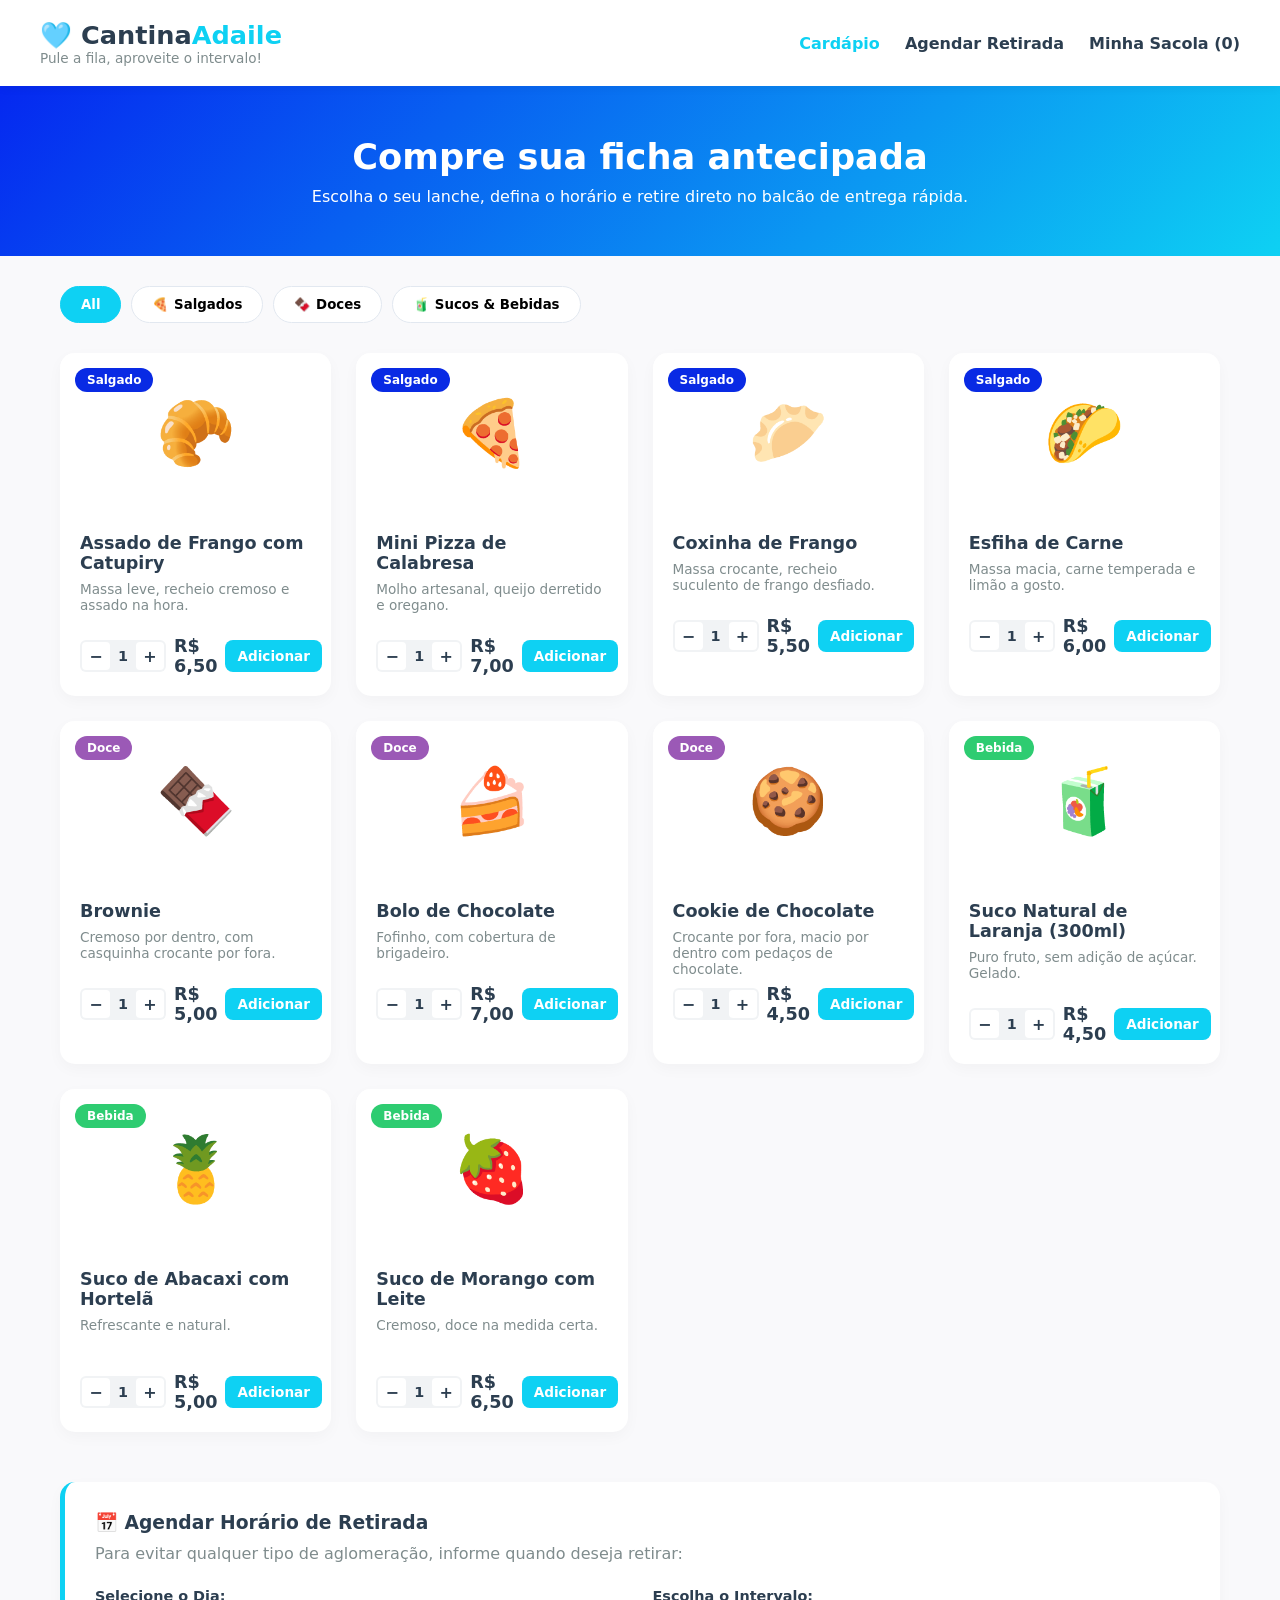
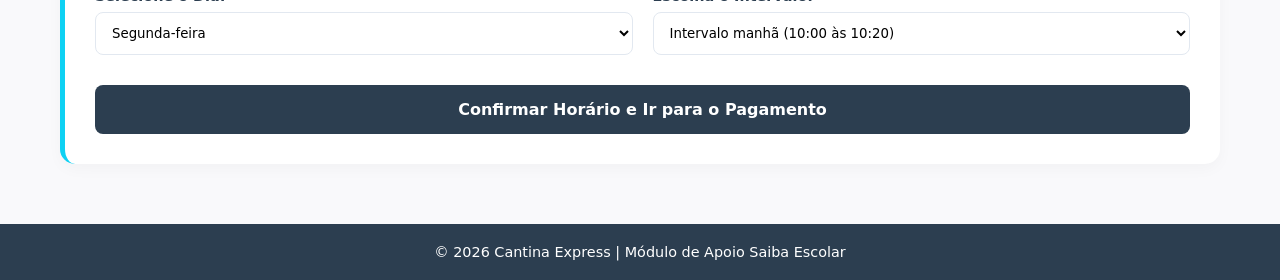
<file: index.html>
<!DOCTYPE html>
<html lang="pt-BR">
<head>
    <meta charset="UTF-8">
    <meta name="viewport" content="width=device-width, initial-scale=1.0">
    <title>Cantina Express - Saiba Escolar</title>
    <link rel="stylesheet" href="cantina.css">
</head>
<body>

    <header class="cantina-header">
        <div class="logo-area">
            <h1> 🩵 Cantina<span>Adaile</span></h1>
            <p>Pule a fila, aproveite o intervalo!</p>
        </div>
        <nav class="cantina-nav">
            <a href="#cardapio" class="active">Cardápio</a>
            <a href="#agendar">Agendar Retirada</a>
            <a href="pagamento.html" id="link-sacola">Minha Sacola (0)</a>
        </nav>
    </header>

    <section class="cantina-hero">
        <h2>Compre sua ficha antecipada</h2>
        <p>Escolha o seu lanche, defina o horário e retire direto no balcão de entrega rápida.</p>
    </section>

    <div class="categorias-container">
        <button class="btn-categoria active">All</button>
        <button class="btn-categoria">🍕 Salgados</button>
        <button class="btn-categoria">🍫 Doces</button>
        <button class="btn-categoria">🧃 Sucos & Bebidas</button>
    </div>

    <main class="cantina-container">
        <section id="cardapio" class="grid-produtos">
            
            <!-- PRODUTO 1 -->
            <div class="card-produto">
                <div class="tag-categoria salgado">Salgado</div>
                <div class="foto-placeholder">🥐</div>
                <div class="detalhes-produto">
                    <h3>Assado de Frango com Catupiry</h3>
                    <p class="descricao">Massa leve, recheio cremoso e assado na hora.</p>
                    <div class="preco-acao">
                        <div class="quantidade-controle">
                            <button class="btn-qtd" data-acao="diminuir">−</button>
                            <span class="qtd-numero">1</span>
                            <button class="btn-qtd" data-acao="aumentar">+</button>
                        </div>
                        <span class="preco">R$ 6,50</span>
                        <button class="btn-add">Adicionar</button>
                    </div>
                </div>
            </div>

            <!-- PRODUTO 2 -->
            <div class="card-produto">
                <div class="tag-categoria salgado">Salgado</div>
                <div class="foto-placeholder">🍕</div>
                <div class="detalhes-produto">
                    <h3>Mini Pizza de Calabresa</h3>
                    <p class="descricao">Molho artesanal, queijo derretido e oregano.</p>
                    <div class="preco-acao">
                        <div class="quantidade-controle">
                            <button class="btn-qtd" data-acao="diminuir">−</button>
                            <span class="qtd-numero">1</span>
                            <button class="btn-qtd" data-acao="aumentar">+</button>
                        </div>
                        <span class="preco">R$ 7,00</span>
                        <button class="btn-add">Adicionar</button>
                    </div>
                </div>
            </div>

            <!-- PRODUTO 3 - COXINHA (NOVO) -->
            <div class="card-produto">
                <div class="tag-categoria salgado">Salgado</div>
                <div class="foto-placeholder">🥟</div>
                <div class="detalhes-produto">
                    <h3>Coxinha de Frango</h3>
                    <p class="descricao">Massa crocante, recheio suculento de frango desfiado.</p>
                    <div class="preco-acao">
                        <div class="quantidade-controle">
                            <button class="btn-qtd" data-acao="diminuir">−</button>
                            <span class="qtd-numero">1</span>
                            <button class="btn-qtd" data-acao="aumentar">+</button>
                        </div>
                        <span class="preco">R$ 5,50</span>
                        <button class="btn-add">Adicionar</button>
                    </div>
                </div>
            </div>

            <!-- PRODUTO 4 - ESFIHA (NOVO) -->
            <div class="card-produto">
                <div class="tag-categoria salgado">Salgado</div>
                <div class="foto-placeholder">🌮</div>
                <div class="detalhes-produto">
                    <h3>Esfiha de Carne</h3>
                    <p class="descricao">Massa macia, carne temperada e limão a gosto.</p>
                    <div class="preco-acao">
                        <div class="quantidade-controle">
                            <button class="btn-qtd" data-acao="diminuir">−</button>
                            <span class="qtd-numero">1</span>
                            <button class="btn-qtd" data-acao="aumentar">+</button>
                        </div>
                        <span class="preco">R$ 6,00</span>
                        <button class="btn-add">Adicionar</button>
                    </div>
                </div>
            </div>

            <!-- PRODUTO 5 - BROWNIE -->
            <div class="card-produto">
                <div class="tag-categoria doce">Doce</div>
                <div class="foto-placeholder">🍫</div>
                <div class="detalhes-produto">
                    <h3>Brownie</h3>
                    <p class="descricao">Cremoso por dentro, com casquinha crocante por fora.</p>
                    <div class="preco-acao">
                        <div class="quantidade-controle">
                            <button class="btn-qtd" data-acao="diminuir">−</button>
                            <span class="qtd-numero">1</span>
                            <button class="btn-qtd" data-acao="aumentar">+</button>
                        </div>
                        <span class="preco">R$ 5,00</span>
                        <button class="btn-add">Adicionar</button>
                    </div>
                </div>
            </div>

            <!-- PRODUTO 6 - BOLO (NOVO) -->
            <div class="card-produto">
                <div class="tag-categoria doce">Doce</div>
                <div class="foto-placeholder">🍰</div>
                <div class="detalhes-produto">
                    <h3>Bolo de Chocolate</h3>
                    <p class="descricao">Fofinho, com cobertura de brigadeiro.</p>
                    <div class="preco-acao">
                        <div class="quantidade-controle">
                            <button class="btn-qtd" data-acao="diminuir">−</button>
                            <span class="qtd-numero">1</span>
                            <button class="btn-qtd" data-acao="aumentar">+</button>
                        </div>
                        <span class="preco">R$ 7,00</span>
                        <button class="btn-add">Adicionar</button>
                    </div>
                </div>
            </div>

            <!-- PRODUTO 7 - COOKIE (NOVO) -->
            <div class="card-produto">
                <div class="tag-categoria doce">Doce</div>
                <div class="foto-placeholder">🍪</div>
                <div class="detalhes-produto">
                    <h3>Cookie de Chocolate</h3>
                    <p class="descricao">Crocante por fora, macio por dentro com pedaços de chocolate.</p>
                    <div class="preco-acao">
                        <div class="quantidade-controle">
                            <button class="btn-qtd" data-acao="diminuir">−</button>
                            <span class="qtd-numero">1</span>
                            <button class="btn-qtd" data-acao="aumentar">+</button>
                        </div>
                        <span class="preco">R$ 4,50</span>
                        <button class="btn-add">Adicionar</button>
                    </div>
                </div>
            </div>

            <!-- PRODUTO 8 - SUCO LARANJA -->
            <div class="card-produto">
                <div class="tag-categoria suco">Bebida</div>
                <div class="foto-placeholder">🧃</div>
                <div class="detalhes-produto">
                    <h3>Suco Natural de Laranja (300ml)</h3>
                    <p class="descricao">Puro fruto, sem adição de açúcar. Gelado.</p>
                    <div class="preco-acao">
                        <div class="quantidade-controle">
                            <button class="btn-qtd" data-acao="diminuir">−</button>
                            <span class="qtd-numero">1</span>
                            <button class="btn-qtd" data-acao="aumentar">+</button>
                        </div>
                        <span class="preco">R$ 4,50</span>
                        <button class="btn-add">Adicionar</button>
                    </div>
                </div>
            </div>

            <!-- PRODUTO 9 - SUCO ABACAXI (NOVO) -->
            <div class="card-produto">
                <div class="tag-categoria suco">Bebida</div>
                <div class="foto-placeholder">🍍</div>
                <div class="detalhes-produto">
                    <h3>Suco de Abacaxi com Hortelã</h3>
                    <p class="descricao">Refrescante e natural.</p>
                    <div class="preco-acao">
                        <div class="quantidade-controle">
                            <button class="btn-qtd" data-acao="diminuir">−</button>
                            <span class="qtd-numero">1</span>
                            <button class="btn-qtd" data-acao="aumentar">+</button>
                        </div>
                        <span class="preco">R$ 5,00</span>
                        <button class="btn-add">Adicionar</button>
                    </div>
                </div>
            </div>

            <!-- PRODUTO 10 - SUCO MORANGO (NOVO) -->
            <div class="card-produto">
                <div class="tag-categoria suco">Bebida</div>
                <div class="foto-placeholder">🍓</div>
                <div class="detalhes-produto">
                    <h3>Suco de Morango com Leite</h3>
                    <p class="descricao">Cremoso, doce na medida certa.</p>
                    <div class="preco-acao">
                        <div class="quantidade-controle">
                            <button class="btn-qtd" data-acao="diminuir">−</button>
                            <span class="qtd-numero">1</span>
                            <button class="btn-qtd" data-acao="aumentar">+</button>
                        </div>
                        <span class="preco">R$ 6,50</span>
                        <button class="btn-add">Adicionar</button>
                    </div>
                </div>
            </div>

        </section>

        <section id="agendar" class="secao-agendamento">
            <div class="card-agendamento">
                <h3>📅 Agendar Horário de Retirada</h3>
                <p>Para evitar qualquer tipo de aglomeração, informe quando deseja retirar:</p>
                
                <form class="form-agendamento">
                    <div class="grupo-campo">
                        <label for="dia">Selecione o Dia:</label>
                        <select id="dia" name="dia">
                            <option value="segunda">Segunda-feira</option>
                            <option value="terca">Terça-feira</option>
                            <option value="quarta">Quarta-feira</option>
                            <option value="quinta">Quinta-feira</option>
                            <option value="sexta">Sexta-feira</option>
                        </select>
                    </div>

                    <div class="grupo-campo">
                        <label for="intervalo">Escolha o Intervalo:</label>
                        <select id="intervalo" name="intervalo">
                            <option value="int1">Intervalo manhã (10:00 às 10:20)</option>
                            <option value="int2">Intervalo tarde (15:35 às 16:00)</option>
                        </select>
                    </div>

                    <button type="button" class="btn-confirmar-agenda">Confirmar Horário e Ir para o Pagamento</button>
                </form>
            </div>
        </section>

    </main>

    <footer class="cantina-footer">
        <p>&copy; 2026 Cantina Express | Módulo de Apoio Saiba Escolar</p>
    </footer>

    <script>
        // ============================================
        // DADOS DOS PRODUTOS
        // ============================================
        const produtos = [
            { id: 1, nome: 'Assado de Frango com Catupiry', preco: 6.50, categoria: 'salgado' },
            { id: 2, nome: 'Mini Pizza de Calabresa', preco: 7.00, categoria: 'salgado' },
            { id: 3, nome: 'Coxinha de Frango', preco: 5.50, categoria: 'salgado' },
            { id: 4, nome: 'Esfiha de Carne', preco: 6.00, categoria: 'salgado' },
            { id: 5, nome: 'Brownie', preco: 5.00, categoria: 'doce' },
            { id: 6, nome: 'Bolo de Chocolate', preco: 7.00, categoria: 'doce' },
            { id: 7, nome: 'Cookie de Chocolate', preco: 4.50, categoria: 'doce' },
            { id: 8, nome: 'Suco Natural de Laranja', preco: 4.50, categoria: 'suco' },
            { id: 9, nome: 'Suco de Abacaxi com Hortelã', preco: 5.00, categoria: 'suco' },
            { id: 10, nome: 'Suco de Morango com Leite', preco: 6.50, categoria: 'suco' }
        ];

        // ============================================
        // ESTADO DO CARRINHO
        // ============================================
        let carrinho = [];

        // ============================================
        // FUNÇÕES DO CARRINHO
        // ============================================
        function atualizarSacola() {
            const sacolaLink = document.getElementById('link-sacola');
            const totalItens = carrinho.reduce((total, item) => total + item.quantidade, 0);
            sacolaLink.textContent = `Minha Sacola (${totalItens})`;
            
            // Salvar no localStorage para a página de pagamento
            localStorage.setItem('carrinho', JSON.stringify(carrinho));
        }

        function adicionarAoCarrinho(produtoId, quantidade) {
            const produto = produtos.find(p => p.id === produtoId);
            if (!produto) return;

            const itemExistente = carrinho.find(item => item.id === produtoId);
            
            if (itemExistente) {
                itemExistente.quantidade += quantidade;
            } else {
                carrinho.push({
                    ...produto,
                    quantidade: quantidade
                });
            }
            
            atualizarSacola();
            
            // Feedback visual
            const btn = document.querySelector(`.card-produto:nth-child(${produtoId}) .btn-add`);
            btn.textContent = '✅ Adicionado!';
            btn.style.background = '#2ecc71';
            setTimeout(() => {
                btn.textContent = 'Adicionar';
                btn.style.background = '#e67e22';
            }, 1500);
        }

        // ============================================
        // CONFIGURAR EVENTOS DOS PRODUTOS
        // ============================================
        document.querySelectorAll('.card-produto').forEach((card, index) => {
            const produtoId = index + 1;
            const btnDiminuir = card.querySelector('.btn-qtd[data-acao="diminuir"]');
            const btnAumentar = card.querySelector('.btn-qtd[data-acao="aumentar"]');
            const qtdNumero = card.querySelector('.qtd-numero');
            const btnAdd = card.querySelector('.btn-add');
            
            // Controle de quantidade
            if (btnDiminuir) {
                btnDiminuir.addEventListener('click', () => {
                    let valor = parseInt(qtdNumero.textContent);
                    if (valor > 1) {
                        valor--;
                        qtdNumero.textContent = valor;
                    }
                });
            }
            
            if (btnAumentar) {
                btnAumentar.addEventListener('click', () => {
                    let valor = parseInt(qtdNumero.textContent);
                    valor++;
                    qtdNumero.textContent = valor;
                });
            }
            
            // Botão adicionar
            if (btnAdd) {
                btnAdd.addEventListener('click', () => {
                    const quantidade = parseInt(qtdNumero.textContent);
                    adicionarAoCarrinho(produtoId, quantidade);
                    qtdNumero.textContent = 1; // Resetar quantidade
                });
            }
        });

        // ============================================
        // FILTROS DE CATEGORIA
        // ============================================
        document.querySelectorAll('.btn-categoria').forEach(btn => {
            btn.addEventListener('click', () => {
                // Remover classe active de todos
                document.querySelectorAll('.btn-categoria').forEach(b => b.classList.remove('active'));
                btn.classList.add('active');
                
                const categoria = btn.textContent.toLowerCase().trim();
                const cards = document.querySelectorAll('.card-produto');
                
                cards.forEach(card => {
                    const tag = card.querySelector('.tag-categoria');
                    if (!tag) return;
                    
                    const tagText = tag.textContent.toLowerCase().trim();
                    
                    if (categoria === 'all') {
                        card.style.display = 'block';
                    } else if (categoria.includes('salgado') && tagText === 'salgado') {
                        card.style.display = 'block';
                    } else if (categoria.includes('doce') && tagText === 'doce') {
                        card.style.display = 'block';
                    } else if ((categoria.includes('suco') || categoria.includes('bebida')) && tagText === 'suco') {
                        card.style.display = 'block';
                    } else {
                        card.style.display = 'none';
                    }
                });
            });
        });

        // ============================================
        // AGENDAMENTO
        // ============================================
        document.querySelector('.btn-confirmar-agenda').addEventListener('click', () => {
            const dia = document.getElementById('dia').value;
            const intervalo = document.getElementById('intervalo').value;
            
            if (carrinho.length === 0) {
                alert('⚠️ Adicione produtos ao carrinho antes de agendar!');
                return;
            }
            
            alert(`✅ Pedido agendado para ${dia} no ${intervalo === 'int1' ? 'primeiro' : 'segundo'} intervalo!`);
            window.location.href = 'pagamento.html';
        });

        // ============================================
        // INICIALIZAR
        // ============================================
        atualizarSacola();
    </script>

</body>
</html>
</file>
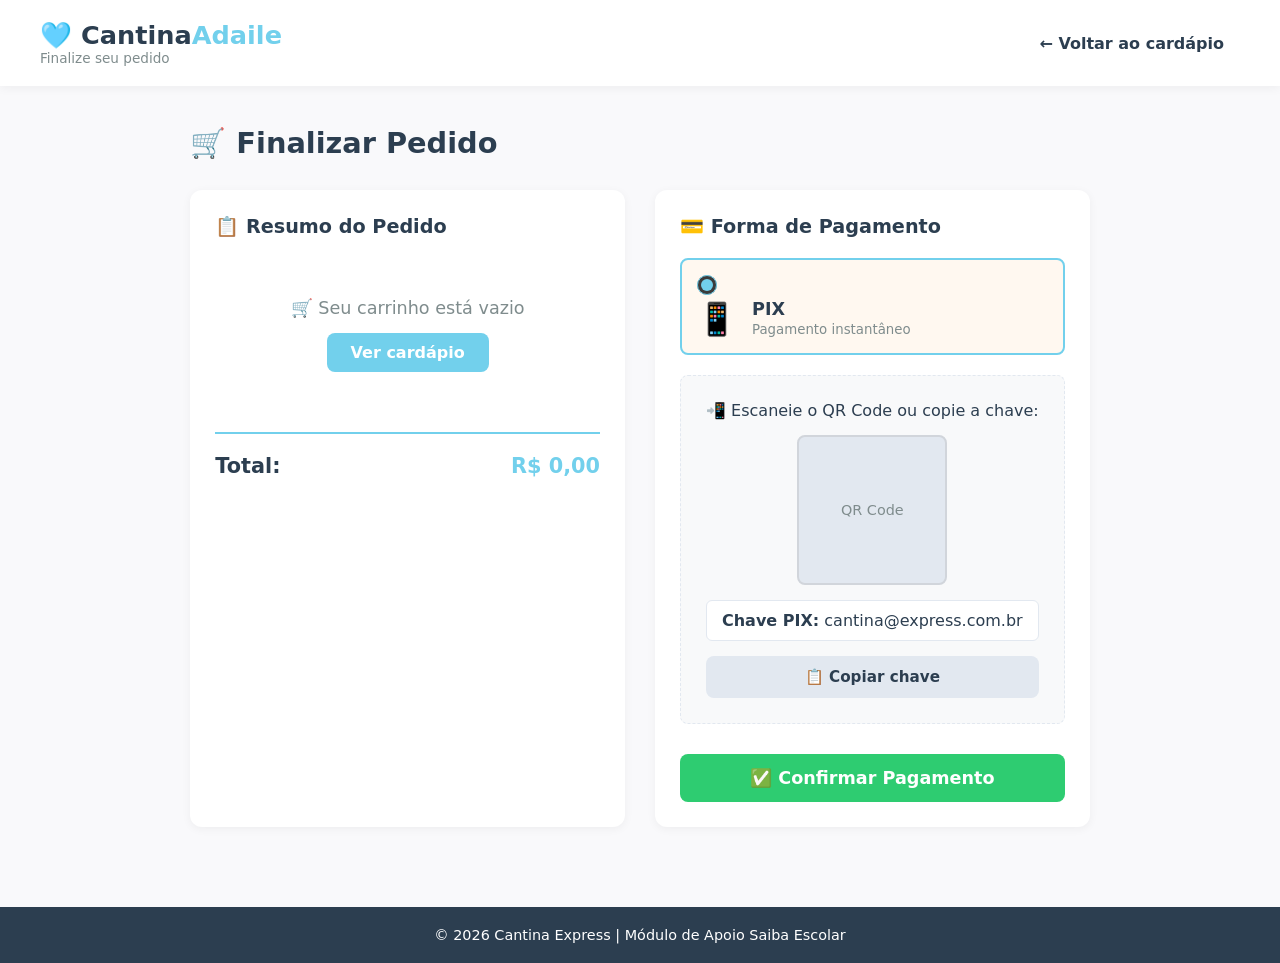
<file: pagamento.html>
<!DOCTYPE html>
<html lang="pt-BR">
<head>
    <meta charset="UTF-8">
    <meta name="viewport" content="width=device-width, initial-scale=1.0">
    <title>Pagamento - Cantina Express</title>
    <link rel="stylesheet" href="pagamento.css">
</head>
<body>

    <header class="pag-header">
        <div class="logo-area">
            <h1>🩵 Cantina<span>Adaile</span></h1>
            <p>Finalize seu pedido</p>
        </div>
        <a href="index.html" class="btn-voltar">← Voltar ao cardápio</a>
    </header>

    <main class="pag-container">
        <h2>🛒 Finalizar Pedido</h2>
        
        <div class="pag-grid">
            <!-- RESUMO DO PEDIDO -->
            <div class="pag-resumo">
                <h3>📋 Resumo do Pedido</h3>
                <div id="itens-pedido"></div>
                <div class="pag-total">
                    <span>Total:</span>
                    <span id="total-pedido">R$ 0,00</span>
                </div>
            </div>
            
            <!-- PAGAMENTO -->
            <div class="pag-pagamento">
                <h3>💳 Forma de Pagamento</h3>
                
                <div class="opcao-pagamento">
                    <input type="radio" name="pagamento" id="pix" value="pix" checked>
                    <label for="pix">
                        <span class="icone-pag">📱</span>
                        <div>
                            <strong>PIX</strong>
                            <small>Pagamento instantâneo</small>
                        </div>
                    </label>
                </div>
                
                <div class="codigo-pix">
                    <p>📲 Escaneie o QR Code ou copie a chave:</p>
                    <div class="qr-placeholder">
                        <span>QR Code</span>
                    </div>
                    <p class="codigo-chave">
                        <strong>Chave PIX:</strong> cantina@express.com.br
                    </p>
                    <button class="btn-copiar" onclick="copiarChave()">
                        📋 Copiar chave
                    </button>
                </div>
                
                <button class="btn-finalizar" onclick="finalizarPedido()">
                    ✅ Confirmar Pagamento
                </button>
            </div>
        </div>
    </main>

    <footer class="pag-footer">
        <p>&copy; 2026 Cantina Express | Módulo de Apoio Saiba Escolar</p>
    </footer>

    <script>
        // ============================================
        // RECUPERAR DADOS DO CARRINHO
        // ============================================
        const carrinho = JSON.parse(localStorage.getItem('carrinho') || '[]');

        // ============================================
        // EXIBIR RESUMO
        // ============================================
        function exibirResumo() {
            const container = document.getElementById('itens-pedido');
            const totalElement = document.getElementById('total-pedido');
            let total = 0;

            if (carrinho.length === 0) {
                container.innerHTML = `
                    <div class="carrinho-vazio">
                        <p>🛒 Seu carrinho está vazio</p>
                        <a href="index.html" class="btn-voltar-cardapio">Ver cardápio</a>
                    </div>
                `;
                totalElement.textContent = 'R$ 0,00';
                return;
            }

            container.innerHTML = '';
            
            carrinho.forEach(item => {
                const subtotal = item.preco * item.quantidade;
                total += subtotal;

                const div = document.createElement('div');
                div.className = 'item-pedido';
                div.innerHTML = `
                    <div>
                        <span class="item-nome">${item.nome}</span>
                        <span class="item-qtd">x${item.quantidade}</span>
                    </div>
                    <span class="item-preco">R$ ${subtotal.toFixed(2)}</span>
                `;
                container.appendChild(div);
            });

            totalElement.textContent = `R$ ${total.toFixed(2)}`;
        }

        // ============================================
        // FUNÇÕES DE PAGAMENTO
        // ============================================
        function copiarChave() {
            const chave = 'cantina@express.com.br';
            navigator.clipboard.writeText(chave)
                .then(() => {
                    const btn = document.querySelector('.btn-copiar');
                    btn.textContent = '✅ Copiado!';
                    btn.style.background = '#2ecc71';
                    setTimeout(() => {
                        btn.textContent = '📋 Copiar chave';
                        btn.style.background = '#e2e8f0';
                    }, 2000);
                })
                .catch(() => {
                    alert('📋 Chave PIX: cantina@express.com.br');
                });
        }

        function finalizarPedido() {
            if (carrinho.length === 0) {
                alert('❌ Seu carrinho está vazio!');
                return;
            }

            const confirmar = confirm('Confirma o pagamento via PIX?');
            if (!confirmar) return;

            // Simular processamento
            const btn = document.querySelector('.btn-finalizar');
            btn.textContent = '⏳ Processando...';
            btn.disabled = true;

            setTimeout(() => {
                alert('🎉 Pedido confirmado!');
                alert('📱 Retire seu pedido no balcão em 15 minutos.');
                
                // Limpar carrinho
                localStorage.removeItem('carrinho');
                
                // Redirecionar
                window.location.href = 'index.html';
            }, 1500);
        }

        // ============================================
        // INICIALIZAR
        // ============================================
        exibirResumo();

        // Atualizar total quando voltar da página anterior
        window.addEventListener('storage', (e) => {
            if (e.key === 'carrinho') {
                const novoCarrinho = JSON.parse(e.newValue || '[]');
                carrinho.length = 0;
                carrinho.push(...novoCarrinho);
                exibirResumo();
            }
        });
    </script>

</body>
</html>
</file>
<file: cantina.css>
/* Reset padrão e tipografia moderna */
* {
    margin: 0;
    padding: 0;
    box-sizing: border-box;
    font-family: 'Segoe UI', system-ui, -apple-system, sans-serif;
}

:root {
    --primary-color: #0ed1f3;
    --primary-hover: #0015d3;
    --bg-light: #f9f9fb;
    --card-bg: #ffffff;
    --text-dark: #2c3e50;
    --text-muted: #7f8c8d;
    --salgado-color: #092ae4;
    --doce-color: #9b59b6;
    --suco-color: #2ecc71;
}

body {
    background-color: var(--bg-light);
    color: var(--text-dark);
}

/* ===== HEADER ===== */
.cantina-header {
    background-color: var(--card-bg);
    padding: 20px 40px;
    display: flex;
    justify-content: space-between;
    align-items: center;
    box-shadow: 0 2px 10px rgba(0, 0, 0, 0.05);
    position: sticky;
    top: 0;
    z-index: 100;
}

.logo-area h1 {
    font-size: 1.6rem;
    color: var(--text-dark);
}

.logo-area h1 span {
    color: var(--primary-color);
}

.logo-area p {
    font-size: 0.85rem;
    color: var(--text-muted);
}

.cantina-nav a {
    text-decoration: none;
    color: var(--text-dark);
    margin-left: 20px;
    font-weight: 600;
    transition: color 0.3s;
}

.cantina-nav a:hover,
.cantina-nav a.active {
    color: var(--primary-color);
}

/* ===== HERO ===== */
.cantina-hero {
    background: linear-gradient(135deg, #0528f0, var(--primary-color));
    color: white;
    text-align: center;
    padding: 50px 20px;
    margin-bottom: 30px;
}

.cantina-hero h2 {
    font-size: 2.2rem;
    margin-bottom: 10px;
}

/* ===== CATEGORIAS ===== */
.categorias-container {
    max-width: 1200px;
    margin: 0 auto 30px auto;
    padding: 0 20px;
    display: flex;
    gap: 10px;
    overflow-x: auto;
}

.btn-categoria {
    background-color: var(--card-bg);
    border: 1px solid #e2e8f0;
    padding: 10px 20px;
    border-radius: 20px;
    cursor: pointer;
    font-weight: 600;
    transition: all 0.3s;
    white-space: nowrap;
}

.btn-categoria:hover,
.btn-categoria.active {
    background-color: var(--primary-color);
    color: white;
    border-color: var(--primary-color);
}

/* ===== CONTAINER PRINCIPAL ===== */
.cantina-container {
    max-width: 1200px;
    margin: 0 auto;
    padding: 0 20px;
}

.grid-produtos {
    display: grid;
    grid-template-columns: repeat(auto-fill, minmax(250px, 1fr));
    gap: 25px;
    margin-bottom: 50px;
}

/* ===== CARD PRODUTO ===== */
.card-produto {
    background-color: var(--card-bg);
    border-radius: 15px;
    overflow: hidden;
    box-shadow: 0 5px 15px rgba(0, 0, 0, 0.03);
    position: relative;
    transition: transform 0.3s, box-shadow 0.3s;
}

.card-produto:hover {
    transform: translateY(-5px);
    box-shadow: 0 10px 20px rgba(0, 0, 0, 0.08);
}

.tag-categoria {
    position: absolute;
    top: 15px;
    left: 15px;
    padding: 5px 12px;
    border-radius: 12px;
    font-size: 0.75rem;
    font-weight: bold;
    color: white;
}

.tag-categoria.salgado {
    background-color: var(--salgado-color);
}
.tag-categoria.doce {
    background-color: var(--doce-color);
}
.tag-categoria.suco {
    background-color: var(--suco-color);
}

.foto-placeholder {
    background-color: #ffffffd3;
    height: 160px;
    display: flex;
    justify-content: center;
    align-items: center;
    font-size: 4rem;
}

.detalhes-produto {
    padding: 20px;
}

.detalhes-produto h3 {
    font-size: 1.1rem;
    margin-bottom: 8px;
}

.descricao {
    font-size: 0.85rem;
    color: var(--text-muted);
    height: 40px;
    margin-bottom: 15px;
}

.preco-acao {
    display: flex;
    justify-content: space-between;
    align-items: center;
    gap: 8px;
}

.preco {
    font-size: 1.1rem;
    font-weight: 700;
    color: var(--text-dark);
}

/* ===== CONTROLE DE QUANTIDADE ===== */
.quantidade-controle {
    display: flex;
    align-items: center;
    gap: 3px;
    background: #f1f3f5;
    border-radius: 6px;
    padding: 2px;
}

.btn-qtd {
    width: 28px;
    height: 28px;
    border: none;
    background: white;
    border-radius: 4px;
    cursor: pointer;
    font-weight: bold;
    color: #2c3e50;
    transition: all 0.2s;
    font-size: 1rem;
}

.btn-qtd:hover {
    background: var(--primary-color);
    color: white;* {
        margin: 0;
        padding: 0;
        box-sizing: border-box;
        font-family: 'Segoe UI', system-ui, sans-serif;
    }
    
    :root {
        --primary-color: #b0ebf3;
        --bg-light: #f9f9fb;
        --card-bg: #ffffff;
        --text-dark: #2c3e50;
    }
    
    .pag-header {
        background: white;
        padding: 20px 40px;
        display: flex;
        justify-content: space-between;
        align-items: center;
        box-shadow: 0 2px 10px rgba(0,0,0,0.05);
    }
    
    .logo-area h1 {
        font-size: 1.6rem;
    }
    
    .logo-area h1 span {
        color: var(--primary-color);
    }
    
    .btn-voltar {
        color: var(--text-dark);
        text-decoration: none;
        font-weight: 600;
    }
    
    .pag-container {
        max-width: 1200px;
        margin: 40px auto;
        padding: 0 20px;
    }
    
    .pag-container h2 {
        margin-bottom: 30px;
    }
    
    .pag-grid {
        display: grid;
        grid-template-columns: 1fr 1fr;
        gap: 30px;
    }
    
    .pag-resumo, .pag-pagamento {
        background: white;
        padding: 25px;
        border-radius: 12px;
        box-shadow: 0 2px 10px rgba(0,0,0,0.05);
    }
    
    .item-pedido {
        display: flex;
        justify-content: space-between;
        padding: 10px 0;
        border-bottom: 1px solid #eee;
    }
    
    .pag-total {
        display: flex;
        justify-content: space-between;
        font-size: 1.2rem;
        font-weight: bold;
        margin-top: 20px;
        padding-top: 20px;
        border-top: 2px solid var(--primary-color);
    }
    
    .opcao-pagamento {
        margin: 20px 0;
        padding: 15px;
        border: 2px solid #e2e8f0;
        border-radius: 8px;
    }
    
    .opcao-pagamento label {
        display: flex;
        align-items: center;
        gap: 10px;
        cursor: pointer;
    }
    
    .icone-pag {
        font-size: 1.5rem;
    }
    
    .codigo-pix {
        background: #f8f9fa;
        padding: 20px;
        border-radius: 8px;
        text-align: center;
        margin: 20px 0;
    }
    
    .qr-placeholder {
        width: 150px;
        height: 150px;
        background: #e2e8f0;
        margin: 15px auto;
        display: flex;
        align-items: center;
        justify-content: center;
        border-radius: 8px;
    }
    
    .codigo-chave {
        font-size: 0.9rem;
        color: #666;
        margin: 10px 0;
    }
    
    .btn-copiar, .btn-finalizar {
        width: 100%;
        padding: 12px;
        border: none;
        border-radius: 8px;
        font-weight: bold;
        cursor: pointer;
        transition: all 0.3s;
    }
    
    .btn-copiar {
        background: #e2e8f0;
        color: #2c3e50;
    }
    
    .btn-copiar:hover {
        background: #cbd5e0;
    }
    
    .btn-finalizar {
        background: #2ecc71;
        color: white;
        font-size: 1.1rem;
        margin-top: 10px;
    }
    
    .btn-finalizar:hover {
        background: #27ae60;
    }
    
    .carrinho-vazio {
        text-align: center;
        color: #999;
        padding: 20px;
    }
    
    @media (max-width: 768px) {
        .pag-grid {
            grid-template-columns: 1fr;
        }
    }
    
}

.qtd-numero {
    min-width: 20px;
    text-align: center;
    font-weight: 600;
    font-size: 0.9rem;
}

.btn-add {
    background-color: var(--primary-color);
    color: white;
    border: none;
    padding: 8px 12px;
    border-radius: 8px;
    font-weight: bold;
    cursor: pointer;
    transition: background 0.3s;
    font-size: 0.85rem;
    white-space: nowrap;
}

.btn-add:hover {
    background-color: var(--primary-hover);
}

/* ===== AGENDAMENTO ===== */
.secao-agendamento {
    margin-bottom: 60px;
}

.card-agendamento {
    background-color: var(--card-bg);
    border-radius: 15px;
    padding: 30px;
    box-shadow: 0 5px 15px rgba(0, 0, 0, 0.03);
    border-left: 5px solid var(--primary-color);
}

.card-agendamento h3 {
    margin-bottom: 10px;
}

.card-agendamento p {
    color: var(--text-muted);
    margin-bottom: 25px;
}

.form-agendamento {
    display: flex;
    flex-wrap: wrap;
    gap: 20px;
}

.grupo-campo {
    flex: 1;
    min-width: 200px;
    display: flex;
    flex-direction: column;
    gap: 8px;
}

.grupo-campo label {
    font-weight: 600;
    font-size: 0.9rem;
}

.grupo-campo select {
    padding: 12px;
    border: 1px solid #e2e8f0;
    border-radius: 8px;
    background-color: #fff;
    outline: none;
    cursor: pointer;
}

.btn-confirmar-agenda {
    width: 100%;
    background-color: #2c3e50;
    color: white;
    border: none;
    padding: 15px;
    border-radius: 8px;
    font-size: 1rem;
    font-weight: bold;
    cursor: pointer;
    margin-top: 10px;
    transition: background 0.3s;
}

.btn-confirmar-agenda:hover {
    background-color: #1a252f;
}

/* ===== FOOTER ===== */
.cantina-footer {
    text-align: center;
    background-color: var(--text-dark);
    color: white;
    padding: 20px;
    margin-top: 40px;
    font-size: 0.9rem;
}

/* ===== RESPONSIVIDADE ===== */
@media (max-width: 768px) {
    .cantina-header {
        flex-direction: column;
        gap: 15px;
        text-align: center;
        padding: 15px;
    }* {
        margin: 0;
        padding: 0;
        box-sizing: border-box;
        font-family: 'Segoe UI', system-ui, sans-serif;
    }
    
    :root {
        --primary-color: #e67e22;
        --bg-light: #f9f9fb;
        --card-bg: #ffffff;
        --text-dark: #2c3e50;
    }
    
    .pag-header {
        background: white;
        padding: 20px 40px;
        display: flex;
        justify-content: space-between;
        align-items: center;
        box-shadow: 0 2px 10px rgba(0,0,0,0.05);
    }
    
    .logo-area h1 {
        font-size: 1.6rem;
    }
    
    .logo-area h1 span {
        color: var(--primary-color);
    }
    
    .btn-voltar {
        color: var(--text-dark);
        text-decoration: none;
        font-weight: 600;
    }
    
    .pag-container {
        max-width: 1200px;
        margin: 40px auto;
        padding: 0 20px;
    }
    
    .pag-container h2 {
        margin-bottom: 30px;
    }
    
    .pag-grid {
        display: grid;
        grid-template-columns: 1fr 1fr;
        gap: 30px;
    }
    
    .pag-resumo, .pag-pagamento {
        background: white;
        padding: 25px;
        border-radius: 12px;
        box-shadow: 0 2px 10px rgba(0,0,0,0.05);
    }
    
    .item-pedido {
        display: flex;
        justify-content: space-between;
        padding: 10px 0;
        border-bottom: 1px solid #eee;
    }
    
    .pag-total {
        display: flex;
        justify-content: space-between;
        font-size: 1.2rem;
        font-weight: bold;
        margin-top: 20px;
        padding-top: 20px;
        border-top: 2px solid var(--primary-color);
    }
    
    .opcao-pagamento {
        margin: 20px 0;
        padding: 15px;
        border: 2px solid #e2e8f0;
        border-radius: 8px;
    }
    
    .opcao-pagamento label {
        display: flex;
        align-items: center;
        gap: 10px;
        cursor: pointer;
    }
    
    .icone-pag {
        font-size: 1.5rem;
    }
    
    .codigo-pix {
        background: #f8f9fa;
        padding: 20px;
        border-radius: 8px;
        text-align: center;
        margin: 20px 0;
    }
    
    .qr-placeholder {
        width: 150px;
        height: 150px;
        background: #e2e8f0;
        margin: 15px auto;
        display: flex;
        align-items: center;
        justify-content: center;
        border-radius: 8px;
    }
    
    .codigo-chave {
        font-size: 0.9rem;
        color: #666;
        margin: 10px 0;
    }
    
    .btn-copiar, .btn-finalizar {
        width: 100%;
        padding: 12px;* {
            margin: 0;
            padding: 0;
            box-sizing: border-box;
            font-family: 'Segoe UI', system-ui, sans-serif;
        }
        
        :root {
            --primary-color: #e67e22;
            --bg-light: #f9f9fb;
            --card-bg: #ffffff;
            --text-dark: #2c3e50;
        }
        
        .pag-header {
            background: white;
            padding: 20px 40px;
            display: flex;
            justify-content: space-between;
            align-items: center;
            box-shadow: 0 2px 10px rgba(0,0,0,0.05);
        }
        
        .logo-area h1 {
            font-size: 1.6rem;
        }
        
        .logo-area h1 span {
            color: var(--primary-color);
        }
        
        .btn-voltar {
            color: var(--text-dark);
            text-decoration: none;
            font-weight: 600;
        }
        
        .pag-container {
            max-width: 1200px;
            margin: 40px auto;
            padding: 0 20px;
        }
        
        .pag-container h2 {
            margin-bottom: 30px;
        }
        
        .pag-grid {
            display: grid;
            grid-template-columns: 1fr 1fr;
            gap: 30px;
        }
        
        .pag-resumo, .pag-pagamento {
            background: white;
            padding: 25px;
            border-radius: 12px;
            box-shadow: 0 2px 10px rgba(0,0,0,0.05);
        }
        
        .item-pedido {
            display: flex;
            justify-content: space-between;
            padding: 10px 0;
            border-bottom: 1px solid #eee;
        }
        
        .pag-total {
            display: flex;
            justify-content: space-between;
            font-size: 1.2rem;
            font-weight: bold;
            margin-top: 20px;
            padding-top: 20px;
            border-top: 2px solid var(--primary-color);
        }
        
        .opcao-pagamento {
            margin: 20px 0;
            padding: 15px;
            border: 2px solid #e2e8f0;
            border-radius: 8px;
        }
        
        .opcao-pagamento label {
            display: flex;
            align-items: center;
            gap: 10px;
            cursor: pointer;
        }
        
        .icone-pag {
            font-size: 1.5rem;
        }
        
        .codigo-pix {
            background: #f8f9fa;
            padding: 20px;
            border-radius: 8px;
            text-align: center;
            margin: 20px 0;
        }
        
        .qr-placeholder {
            width: 150px;
            height: 150px;
            background: #e2e8f0;
            margin: 15px auto;
            display: flex;
            align-items: center;
            justify-content: center;
            border-radius: 8px;
        }
        
        .codigo-chave {
            font-size: 0.9rem;
            color: #666;
            margin: 10px 0;
        }
        
        .btn-copiar, .btn-finalizar {
            width: 100%;
            padding: 12px;
            border: none;
            border-radius: 8px;
            font-weight: bold;
            cursor: pointer;
            transition: all 0.3s;
        }
        
        .btn-copiar {
            background: #e2e8f0;
            color: #2c3e50;
        }
        
        .btn-copiar:hover {
            background: #cbd5e0;
        }
        
        .btn-finalizar {
            background: #2ecc71;
            color: white;
            font-size: 1.1rem;
            margin-top: 10px;
        }
        
        .btn-finalizar:hover {
            background: #27ae60;
        }
        
        .carrinho-vazio {
            text-align: center;
            color: #999;
            padding: 20px;
        }
        
        @media (max-width: 768px) {
            .pag-grid {
                grid-template-columns: 1fr;
            }
        }
        
        border: none;
        border-radius: 8px;
        font-weight: bold;
        cursor: pointer;
        transition: all 0.3s;
    }
    
    .btn-copiar {
        background: #e2e8f0;
        color: #2c3e50;
    }
    
    .btn-copiar:hover {
        background: #cbd5e0;
    }
    
    .btn-finalizar {
        background: #2ecc71;
        color: white;
        font-size: 1.1rem;
        margin-top: 10px;
    }
    
    .btn-finalizar:hover {
        background: #27ae60;
    }
    
    .carrinho-vazio {
        text-align: center;
        color: #999;
        padding: 20px;
    }
    
    @media (max-width: 768px) {
        .pag-grid {
            grid-template-columns: 1fr;
        }
    }
    

    .cantina-nav a {
        margin: 0 10px;
        font-size: 0.9rem;
    }

    .cantina-hero h2 {
        font-size: 1.5rem;
    }

    .grid-produtos {
        grid-template-columns: repeat(auto-fill, minmax(160px, 1fr));
        gap: 15px;
    }

    .preco-acao {
        flex-wrap: wrap;
        justify-content: center;
    }

    .quantidade-controle {
        width: 100%;
        justify-content: center;
    }

    .btn-add {
        width: 100%;
    }

    .categorias-container {
        padding: 0 10px;
        gap: 5px;
    }

    .btn-categoria {
        font-size: 0.8rem;
        padding: 8px 14px;
    }

    .form-agendamento {
        flex-direction: column;
    }

    .grupo-campo {
        min-width: 100%;
    }
}
</file>
<file: pagamento.css>
* {
    margin: 0;
    padding: 0;
    box-sizing: border-box;
    font-family: 'Segoe UI', system-ui, -apple-system, sans-serif;
}

:root {
    --primary-color: #72d0ec;
    --primary-hover: #d35400;
    --bg-light: #f9f9fb;
    --card-bg: #ffffff;
    --text-dark: #2c3e50;
    --text-muted: #7f8c8d;
}

body {
    background-color: var(--bg-light);
    color: var(--text-dark);
    min-height: 100vh;
    display: flex;
    flex-direction: column;
}

/* ===== HEADER ===== */
.pag-header {
    background: var(--card-bg);
    padding: 20px 40px;
    display: flex;
    justify-content: space-between;
    align-items: center;
    box-shadow: 0 2px 10px rgba(0, 0, 0, 0.05);
}

.logo-area h1 {
    font-size: 1.6rem;
    color: var(--text-dark);
}

.logo-area h1 span {
    color: var(--primary-color);
}

.logo-area p {
    font-size: 0.85rem;
    color: var(--text-muted);
}

.btn-voltar {
    color: var(--text-dark);
    text-decoration: none;
    font-weight: 600;
    padding: 8px 16px;
    border-radius: 8px;
    transition: all 0.3s;
}

.btn-voltar:hover {
    background: #f1f3f5;
    color: var(--primary-color);
}

/* ===== CONTAINER ===== */
.pag-container {
    max-width: 1200px;
    margin: 40px auto;
    padding: 0 20px;
    flex: 1;
}

.pag-container h2 {
    margin-bottom: 30px;
    font-size: 1.8rem;
}

/* ===== GRID ===== */
.pag-grid {
    display: grid;
    grid-template-columns: 1fr 1fr;
    gap: 30px;
}

/* ===== RESUMO ===== */
.pag-resumo,
.pag-pagamento {
    background: var(--card-bg);
    padding: 25px;
    border-radius: 12px;
    box-shadow: 0 2px 10px rgba(0, 0, 0, 0.05);
}

.pag-resumo h3,
.pag-pagamento h3 {
    margin-bottom: 20px;
    font-size: 1.2rem;
}

/* ===== ITENS DO PEDIDO ===== */
#itens-pedido {
    max-height: 400px;
    overflow-y: auto;
}

.item-pedido {
    display: flex;
    justify-content: space-between;
    padding: 12px 0;
    border-bottom: 1px solid #f1f3f5;
}

.item-pedido:last-child {
    border-bottom: none;
}

.item-nome {
    font-weight: 500;
}

.item-qtd {
    color: var(--text-muted);
    margin-left: 8px;
    font-size: 0.9rem;
}

.item-preco {
    font-weight: 600;
    color: var(--primary-color);
}

/* ===== TOTAL ===== */
.pag-total {
    display: flex;
    justify-content: space-between;
    font-size: 1.3rem;
    font-weight: bold;
    margin-top: 20px;
    padding-top: 20px;
    border-top: 2px solid var(--primary-color);
}

.pag-total span:last-child {
    color: var(--primary-color);
}

/* ===== CARRINHO VAZIO ===== */
.carrinho-vazio {
    text-align: center;
    padding: 40px 20px;
    color: var(--text-muted);
}

.carrinho-vazio p {
    font-size: 1.1rem;
    margin-bottom: 15px;
}

.btn-voltar-cardapio {
    display: inline-block;
    background: var(--primary-color);
    color: white;
    padding: 10px 24px;
    border-radius: 8px;
    text-decoration: none;
    font-weight: 600;
    transition: background 0.3s;
}

.btn-voltar-cardapio:hover {
    background: var(--primary-hover);
}

/* ===== PAGAMENTO ===== */
.opcao-pagamento {
    margin: 20px 0;
    padding: 15px;
    border: 2px solid #e2e8f0;
    border-radius: 8px;
    background: #fafafa;
    transition: border-color 0.3s;
}

.opcao-pagamento:has(input:checked) {
    border-color: var(--primary-color);
    background: #fff8f0;
}

.opcao-pagamento label {
    display: flex;
    align-items: center;
    gap: 15px;
    cursor: pointer;
}

.icone-pag {
    font-size: 2rem;
}

.opcao-pagamento input[type="radio"] {
    width: 20px;
    height: 20px;
    accent-color: var(--primary-color);
}

.opcao-pagamento strong {
    display: block;
    font-size: 1.1rem;
}

.opcao-pagamento small {
    color: var(--text-muted);
}

/* ===== CÓDIGO PIX ===== */
.codigo-pix {
    background: #f8f9fa;
    padding: 25px;
    border-radius: 8px;
    text-align: center;
    margin: 20px 0;
    border: 1px dashed #e2e8f0;
}

.codigo-pix p {
    margin-bottom: 15px;
    font-weight: 500;
}

.qr-placeholder {
    width: 150px;
    height: 150px;
    background: #e2e8f0;
    margin: 15px auto;
    display: flex;
    align-items: center;
    justify-content: center;
    border-radius: 8px;
    font-size: 0.9rem;
    color: var(--text-muted);
    border: 2px solid #d1d5db;
}

.codigo-chave {
    font-size: 1rem;
    color: var(--text-dark);
    margin: 15px 0;
    padding: 10px;
    background: white;
    border-radius: 6px;
    border: 1px solid #e2e8f0;
}

/* ===== BOTÕES ===== */
.btn-copiar {
    width: 100%;
    padding: 12px;
    border: none;
    border-radius: 8px;
    font-weight: 600;
    cursor: pointer;
    transition: all 0.3s;
    background: #e2e8f0;
    color: var(--text-dark);
    font-size: 0.95rem;
}

.btn-copiar:hover {
    background: #cbd5e0;
}

.btn-finalizar {
    width: 100%;
    padding: 14px;
    border: none;
    border-radius: 8px;
    font-weight: bold;
    cursor: pointer;
    transition: all 0.3s;
    background: #2ecc71;
    color: white;
    font-size: 1.1rem;
    margin-top: 10px;
}

.btn-finalizar:hover {
    background: #27ae60;
    transform: scale(1.02);
}

.btn-finalizar:disabled {
    opacity: 0.7;
    cursor: not-allowed;
    transform: none;
}

/* ===== FOOTER ===== */
.pag-footer {
    text-align: center;
    background-color: var(--text-dark);
    color: white;
    padding: 20px;
    margin-top: 40px;
    font-size: 0.9rem;
}

/* ===== RESPONSIVIDADE ===== */
@media (max-width: 768px) {
    .pag-header {
        flex-direction: column;
        gap: 15px;
        text-align: center;
        padding: 15px;
    }

    .pag-grid {
        grid-template-columns: 1fr;
        gap: 20px;
    }

    .pag-container h2 {
        font-size: 1.4rem;
        text-align: center;
    }

    .opcao-pagamento label {
        flex-wrap: wrap;
    }

    .qr-placeholder {
        width: 120px;
        height: 120px;
    }

    .item-pedido {
        font-size: 0.9rem;
    }
}

@media (max-width: 480px) {
    .pag-resumo,
    .pag-pagamento {
        padding: 15px;
    }

    .codigo-pix {
        padding: 15px;
    }

    .btn-finalizar {
        font-size: 1rem;
        padding: 12px;
    }

    .pag-total {
        font-size: 1.1rem;
    }
}
</file>
